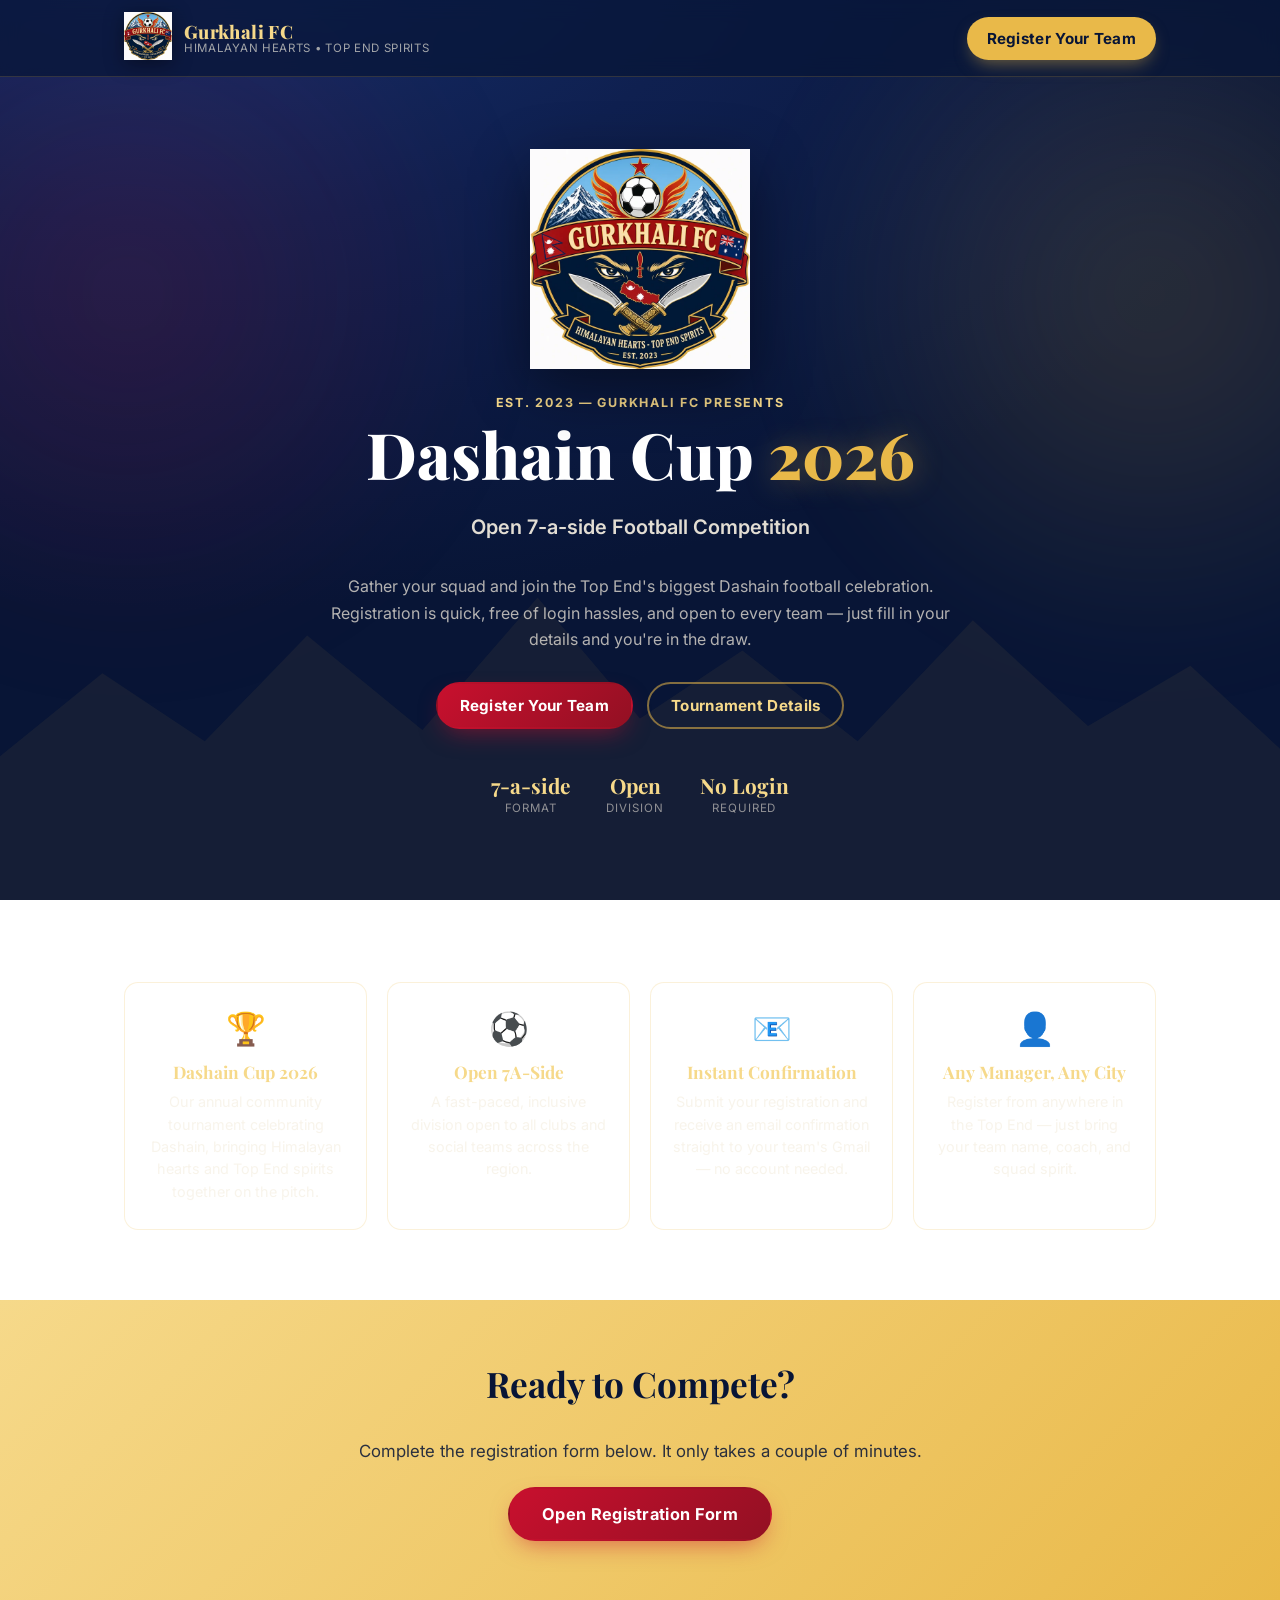
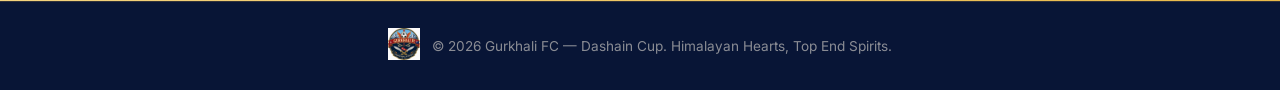
<file: index.html>
<!DOCTYPE html>
<html lang="en">
<head>
<meta charset="UTF-8" />
<meta name="viewport" content="width=device-width, initial-scale=1.0" />
<title>Gurkhali FC | Dashain Cup 2026 — Team Registration</title>
<meta name="description" content="Register your team for the Gurkhali FC Dashain Cup 2026 — open 7-a-side football competition. No login required." />
<link rel="icon" type="image/webp" href="assets/img/logo.webp" />
<link rel="preconnect" href="https://fonts.googleapis.com" />
<link rel="preconnect" href="https://fonts.gstatic.com" crossorigin />
<link href="https://fonts.googleapis.com/css2?family=Playfair+Display:wght@600;700;800&family=Inter:wght@400;500;600;700&display=swap" rel="stylesheet" />
<link rel="stylesheet" href="assets/css/style.css" />
</head>
<body>

  <div class="bg-decor" aria-hidden="true">
    <div class="bg-flag bg-flag--left"></div>
    <div class="bg-flag bg-flag--right"></div>
    <div class="bg-peaks"></div>
  </div>

  <header class="site-header">
    <div class="container header-inner">
      <div class="brand">
        <picture>
          <source srcset="assets/img/logo.webp" type="image/webp" />
          <img src="assets/img/logo.png" alt="Gurkhali FC Crest" class="brand-logo" width="56" height="56" />
        </picture>
        <div class="brand-text">
          <span class="brand-name">Gurkhali FC</span>
          <span class="brand-tag">Himalayan Hearts &bull; Top End Spirits</span>
        </div>
      </div>
      <a href="#register" class="btn btn-header">Register Your Team</a>
    </div>
  </header>

  <main>
    <section class="hero">
      <div class="container hero-inner">
        <picture class="hero-crest">
          <source srcset="assets/img/logo.webp" type="image/webp" />
          <img src="assets/img/logo.png" alt="Gurkhali FC Crest" width="220" height="220" />
        </picture>
        <p class="hero-eyebrow">Est. 2023 &mdash; Gurkhali FC Presents</p>
        <h1 class="hero-title">Dashain Cup <span>2026</span></h1>
        <p class="hero-subtitle">Open 7-a-side Football Competition</p>
        <p class="hero-desc">
          Gather your squad and join the Top End's biggest Dashain football celebration.
          Registration is quick, free of login hassles, and open to every team &mdash;
          just fill in your details and you're in the draw.
        </p>
        <div class="hero-actions">
          <a href="#register" class="btn btn-primary">Register Your Team</a>
          <a href="#details" class="btn btn-ghost">Tournament Details</a>
        </div>
        <ul class="hero-stats">
          <li><strong>7-a-side</strong><span>Format</span></li>
          <li><strong>Open</strong><span>Division</span></li>
          <li><strong>No Login</strong><span>Required</span></li>
        </ul>
      </div>
    </section>

    <section id="details" class="details">
      <div class="container">
        <h2 class="section-title">Tournament Details</h2>
        <div class="details-grid">
          <div class="detail-card">
            <div class="detail-icon">&#127942;</div>
            <h3>Dashain Cup 2026</h3>
            <p>Our annual community tournament celebrating Dashain, bringing Himalayan hearts and Top End spirits together on the pitch.</p>
          </div>
          <div class="detail-card">
            <div class="detail-icon">&#9917;</div>
            <h3>Open 7A-Side</h3>
            <p>A fast-paced, inclusive division open to all clubs and social teams across the region.</p>
          </div>
          <div class="detail-card">
            <div class="detail-icon">&#128231;</div>
            <h3>Instant Confirmation</h3>
            <p>Submit your registration and receive an email confirmation straight to your team's Gmail &mdash; no account needed.</p>
          </div>
          <div class="detail-card">
            <div class="detail-icon">&#128100;</div>
            <h3>Any Manager, Any City</h3>
            <p>Register from anywhere in the Top End &mdash; just bring your team name, coach, and squad spirit.</p>
          </div>
        </div>
      </div>
    </section>

    <section id="register" class="register-cta">
      <div class="container register-cta-inner">
        <h2 class="section-title section-title--light">Ready to Compete?</h2>
        <p>Complete the registration form below. It only takes a couple of minutes.</p>
        <button class="btn btn-primary btn-lg" id="openFormBtn" type="button">Open Registration Form</button>
      </div>
    </section>
  </main>

  <footer class="site-footer">
    <div class="container footer-inner">
      <picture>
        <source srcset="assets/img/logo.webp" type="image/webp" />
        <img src="assets/img/logo.png" alt="Gurkhali FC Crest" class="footer-logo" width="40" height="40" />
      </picture>
      <p>&copy; <span id="year"></span> Gurkhali FC &mdash; Dashain Cup. Himalayan Hearts, Top End Spirits.</p>
    </div>
  </footer>

  <!-- Registration Modal -->
  <div class="modal-overlay" id="modalOverlay" aria-hidden="true">
    <div class="modal" role="dialog" aria-modal="true" aria-labelledby="modalTitle">
      <button class="modal-close" id="modalClose" type="button" aria-label="Close registration form">&times;</button>

      <div class="modal-scroll">
        <div class="modal-header">
          <h2 id="modalTitle">Register Your Team</h2>
          <p>Complete every field below. Use a Gmail address so we can send your confirmation.</p>
        </div>

        <form id="registrationForm" class="reg-form" novalidate>

          <div class="field-row field-row--fixed">
            <div class="field fixed-field">
              <label>Tournament</label>
              <div class="fixed-value">Dashain Cup 2026</div>
            </div>
            <div class="field fixed-field">
              <label>Division</label>
              <div class="fixed-value">Open 7A-side football competition</div>
            </div>
          </div>

          <div class="field">
            <label for="teamName">Team Name <span class="req">*</span></label>
            <input type="text" id="teamName" name="teamName" placeholder="Your team's name" required />
          </div>

          <div class="field-row">
            <div class="field">
              <label for="managerName">Manager / Coach Name <span class="req">*</span></label>
              <input type="text" id="managerName" name="managerName" placeholder="Full name" required />
            </div>
            <div class="field">
              <label for="homeCity">Home City / Suburb <span class="req">*</span></label>
              <input type="text" id="homeCity" name="homeCity" placeholder="e.g. Darwin" required />
            </div>
          </div>

          <div class="field-row">
            <div class="field">
              <label for="phone">Phone <span class="req">*</span></label>
              <input type="tel" id="phone" name="phone" placeholder="e.g. 0400 000 000" required />
            </div>
            <div class="field">
              <label for="gmail">Gmail <span class="req">*</span></label>
              <input type="email" id="gmail" name="gmail" placeholder="yourteam@gmail.com" required
                pattern="^[a-zA-Z0-9._%+\-]+@gmail\.com$"
                title="Please enter a valid Gmail address (must end with @gmail.com)" />
            </div>
          </div>

          <div class="field">
            <label for="squadSize">Number of Players</label>
            <select id="squadSize" name="squadSize">
              <option value="">Select squad size</option>
              <option value="7-9">7 &ndash; 9 players</option>
              <option value="10-12">10 &ndash; 12 players</option>
              <option value="13-15">13 &ndash; 15 players</option>
              <option value="16+">16+ players</option>
            </select>
          </div>

          <div class="field">
            <label for="experience">Previous Tournament Experience <span class="req">*</span></label>
            <textarea id="experience" name="experience" rows="3" placeholder="List previous tournaments or write N/A" required></textarea>
          </div>

          <div class="field">
            <label for="notes">Notes <span class="req">*</span></label>
            <textarea id="notes" name="notes" rows="3" placeholder="Anything else we should know? Write N/A if none" required></textarea>
          </div>

          <label class="checkbox-field">
            <input type="checkbox" id="agree" name="agree" required />
            <span>I confirm the details above are accurate and I agree to the tournament rules and code of conduct. <span class="req">*</span></span>
          </label>

          <div class="form-status" id="formStatus" role="status" aria-live="polite"></div>

          <div class="form-actions">
            <button type="submit" class="btn btn-primary btn-lg" id="submitBtn">
              <span class="btn-label">Submit Registration</span>
              <span class="btn-spinner" aria-hidden="true"></span>
            </button>
          </div>
        </form>
      </div>
    </div>
  </div>

  <script src="assets/js/script.js"></script>
</body>
</html>
</file>
<file: assets/css/style.css>
/* =====================================================
   Gurkhali FC — Dashain Cup 2026 Team Registration
   Theme colors pulled from the club crest:
     --navy   : shield background / eyes panel
     --navy-2 : deeper navy for gradients
     --red    : ribbon banner / Nepal flag red
     --gold   : crest trim, ribbon text, khukuri hilts
     --cream  : form paper background
   ===================================================== */

:root {
  --navy: #0f2050;
  --navy-2: #081536;
  --navy-3: #16306e;
  --red: #c8102e;
  --red-dark: #931023;
  --gold: #e9b949;
  --gold-light: #f6d98a;
  --cream: #f5efe1;
  --cream-2: #ece3cf;
  --ink: #241c10;
  --muted: #6b6250;
  --success: #1f7a4d;
  --error: #b3261e;
  --radius: 14px;
  --shadow-lg: 0 30px 60px -20px rgba(4, 10, 30, 0.55);
  --shadow-md: 0 12px 30px -10px rgba(4, 10, 30, 0.35);
  font-size: 16px;
}

* {
  box-sizing: border-box;
}

html, body {
  margin: 0;
  padding: 0;
}

body {
  font-family: "Inter", system-ui, -apple-system, Segoe UI, Roboto, sans-serif;
  color: var(--ink);
  background: radial-gradient(1200px 700px at 15% -10%, var(--navy-3) 0%, var(--navy) 45%, var(--navy-2) 100%);
  background-attachment: fixed;
  min-height: 100vh;
  position: relative;
  overflow-x: hidden;
}

h1, h2, h3 {
  font-family: "Playfair Display", Georgia, serif;
  margin: 0;
}

a { color: inherit; }

.container {
  width: 100%;
  max-width: 1080px;
  margin: 0 auto;
  padding: 0 24px;
}

/* ---------- Decorative background (plain but themed) ---------- */

.bg-decor {
  position: fixed;
  inset: 0;
  z-index: 0;
  pointer-events: none;
  overflow: hidden;
}

.bg-peaks {
  position: absolute;
  left: 0;
  right: 0;
  bottom: 0;
  height: 42vh;
  background:
    linear-gradient(180deg, rgba(8, 21, 54, 0) 0%, rgba(8, 21, 54, 0.65) 100%),
    polygon-gradient;
  clip-path: polygon(0% 100%, 0% 62%, 8% 40%, 16% 58%, 24% 30%, 33% 55%, 42% 20%, 50% 52%, 58% 34%, 67% 58%, 76% 26%, 85% 54%, 93% 38%, 100% 60%, 100% 100%);
  background-color: rgba(233, 185, 73, 0.06);
  border-top: 1px solid rgba(233, 185, 73, 0.08);
}

.bg-flag {
  position: absolute;
  top: -10%;
  width: 60vmax;
  height: 60vmax;
  border-radius: 50%;
  filter: blur(60px);
  opacity: 0.16;
}

.bg-flag--left {
  left: -20vmax;
  background: radial-gradient(circle, var(--red) 0%, transparent 70%);
}

.bg-flag--right {
  right: -20vmax;
  background: radial-gradient(circle, var(--gold) 0%, transparent 70%);
}

/* ---------- Buttons ---------- */

.btn {
  display: inline-flex;
  align-items: center;
  justify-content: center;
  gap: 8px;
  font-family: "Inter", sans-serif;
  font-weight: 700;
  font-size: 0.95rem;
  letter-spacing: 0.02em;
  padding: 12px 22px;
  border-radius: 999px;
  border: 2px solid transparent;
  cursor: pointer;
  text-decoration: none;
  transition: transform 0.15s ease, box-shadow 0.15s ease, background 0.15s ease, color 0.15s ease;
  white-space: nowrap;
}

.btn:active {
  transform: translateY(1px) scale(0.99);
}

.btn-primary {
  background: linear-gradient(135deg, var(--red) 0%, var(--red-dark) 100%);
  color: #fff;
  box-shadow: 0 10px 24px -8px rgba(200, 16, 46, 0.55);
}

.btn-primary:hover {
  box-shadow: 0 14px 28px -6px rgba(200, 16, 46, 0.65);
  transform: translateY(-1px);
}

.btn-ghost {
  background: transparent;
  border-color: rgba(233, 185, 73, 0.55);
  color: var(--gold-light);
}

.btn-ghost:hover {
  background: rgba(233, 185, 73, 0.1);
}

.btn-header {
  background: var(--gold);
  color: var(--navy-2);
  padding: 10px 18px;
  box-shadow: 0 8px 18px -6px rgba(233, 185, 73, 0.5);
}

.btn-header:hover {
  background: var(--gold-light);
}

.btn-lg {
  padding: 15px 32px;
  font-size: 1.02rem;
}

/* ---------- Header ---------- */

.site-header {
  position: sticky;
  top: 0;
  z-index: 40;
  backdrop-filter: blur(10px);
  background: rgba(8, 21, 54, 0.72);
  border-bottom: 1px solid rgba(233, 185, 73, 0.18);
}

.header-inner {
  display: flex;
  align-items: center;
  justify-content: space-between;
  padding: 12px 24px;
}

.brand {
  display: flex;
  align-items: center;
  gap: 12px;
}

.brand-logo {
  width: 48px;
  height: 48px;
  object-fit: contain;
  filter: drop-shadow(0 4px 10px rgba(0, 0, 0, 0.4));
}

.brand-text {
  display: flex;
  flex-direction: column;
  line-height: 1.15;
}

.brand-name {
  font-family: "Playfair Display", serif;
  font-weight: 800;
  color: var(--gold-light);
  font-size: 1.15rem;
  letter-spacing: 0.02em;
}

.brand-tag {
  font-size: 0.72rem;
  color: rgba(245, 239, 225, 0.65);
  text-transform: uppercase;
  letter-spacing: 0.06em;
}

/* ---------- Hero ---------- */

.hero {
  position: relative;
  z-index: 1;
  padding: 72px 0 56px;
  text-align: center;
}

.hero-inner {
  display: flex;
  flex-direction: column;
  align-items: center;
}

.hero-crest {
  display: block;
  margin-bottom: 22px;
}

.hero-crest img {
  filter: drop-shadow(0 18px 30px rgba(0, 0, 0, 0.45));
  animation: crest-float 6s ease-in-out infinite;
}

@keyframes crest-float {
  0%, 100% { transform: translateY(0); }
  50% { transform: translateY(-8px); }
}

.hero-eyebrow {
  color: var(--gold-light);
  text-transform: uppercase;
  letter-spacing: 0.14em;
  font-size: 0.78rem;
  font-weight: 700;
  margin: 0 0 10px;
}

.hero-title {
  color: #fff;
  font-size: clamp(2.4rem, 6vw, 4rem);
  font-weight: 800;
  line-height: 1.05;
  margin-bottom: 8px;
}

.hero-title span {
  color: var(--gold);
  text-shadow: 0 0 30px rgba(233, 185, 73, 0.4);
}

.hero-subtitle {
  font-size: 1.25rem;
  font-weight: 600;
  color: rgba(245, 239, 225, 0.92);
  margin-bottom: 18px;
}

.hero-desc {
  max-width: 620px;
  color: rgba(245, 239, 225, 0.72);
  line-height: 1.65;
  margin-bottom: 30px;
}

.hero-actions {
  display: flex;
  gap: 14px;
  flex-wrap: wrap;
  justify-content: center;
  margin-bottom: 42px;
}

.hero-stats {
  display: flex;
  gap: 36px;
  list-style: none;
  padding: 0;
  margin: 0;
  flex-wrap: wrap;
  justify-content: center;
}

.hero-stats li {
  display: flex;
  flex-direction: column;
  align-items: center;
  gap: 2px;
}

.hero-stats strong {
  color: var(--gold-light);
  font-size: 1.3rem;
  font-family: "Playfair Display", serif;
}

.hero-stats span {
  color: rgba(245, 239, 225, 0.55);
  font-size: 0.72rem;
  text-transform: uppercase;
  letter-spacing: 0.08em;
}

/* ---------- Details ---------- */

.details {
  position: relative;
  z-index: 1;
  padding: 30px 0 70px;
}

.section-title {
  text-align: center;
  color: #fff;
  font-size: clamp(1.6rem, 3.4vw, 2.2rem);
  margin-bottom: 34px;
}

.section-title--light {
  color: var(--navy-2);
}

.details-grid {
  display: grid;
  grid-template-columns: repeat(auto-fit, minmax(220px, 1fr));
  gap: 20px;
}

.detail-card {
  background: rgba(255, 255, 255, 0.05);
  border: 1px solid rgba(233, 185, 73, 0.2);
  border-radius: var(--radius);
  padding: 26px 22px;
  text-align: center;
  backdrop-filter: blur(6px);
  transition: transform 0.2s ease, border-color 0.2s ease, background 0.2s ease;
}

.detail-card:hover {
  transform: translateY(-4px);
  border-color: rgba(233, 185, 73, 0.5);
  background: rgba(255, 255, 255, 0.08);
}

.detail-icon {
  font-size: 2rem;
  margin-bottom: 12px;
}

.detail-card h3 {
  color: var(--gold-light);
  font-size: 1.08rem;
  margin-bottom: 8px;
}

.detail-card p {
  color: rgba(245, 239, 225, 0.68);
  font-size: 0.9rem;
  line-height: 1.55;
  margin: 0;
}

/* ---------- Register CTA ---------- */

.register-cta {
  position: relative;
  z-index: 1;
  background: linear-gradient(135deg, var(--gold-light) 0%, var(--gold) 100%);
  padding: 60px 0;
}

.register-cta-inner {
  text-align: center;
}

.register-cta p {
  color: var(--navy-2);
  opacity: 0.85;
  margin: 10px 0 26px;
  font-size: 1.05rem;
}

/* ---------- Footer ---------- */

.site-footer {
  position: relative;
  z-index: 1;
  background: var(--navy-2);
  border-top: 1px solid rgba(233, 185, 73, 0.18);
  padding: 26px 0;
}

.footer-inner {
  display: flex;
  align-items: center;
  gap: 12px;
  justify-content: center;
  flex-wrap: wrap;
}

.footer-logo {
  width: 32px;
  height: 32px;
  object-fit: contain;
}

.footer-inner p {
  color: rgba(245, 239, 225, 0.55);
  font-size: 0.85rem;
  margin: 0;
}

/* ---------- Modal ---------- */

.modal-overlay {
  position: fixed;
  inset: 0;
  background: rgba(8, 15, 35, 0.72);
  backdrop-filter: blur(4px);
  display: flex;
  align-items: center;
  justify-content: center;
  padding: 24px;
  z-index: 100;
  opacity: 0;
  visibility: hidden;
  transition: opacity 0.2s ease, visibility 0.2s ease;
}

.modal-overlay.is-open {
  opacity: 1;
  visibility: visible;
}

.modal {
  background: var(--cream);
  color: var(--ink);
  border-radius: 20px;
  border: 3px solid var(--gold);
  width: 100%;
  max-width: 640px;
  max-height: 88vh;
  box-shadow: var(--shadow-lg);
  position: relative;
  transform: translateY(24px) scale(0.98);
  opacity: 0;
  transition: transform 0.25s ease, opacity 0.25s ease;
  display: flex;
  flex-direction: column;
}

.modal-overlay.is-open .modal {
  transform: translateY(0) scale(1);
  opacity: 1;
}

.modal-scroll {
  overflow-y: auto;
  padding: 34px 32px 32px;
}

.modal-close {
  position: absolute;
  top: 14px;
  right: 16px;
  background: rgba(15, 32, 80, 0.06);
  border: none;
  font-size: 1.6rem;
  line-height: 1;
  color: var(--navy);
  width: 38px;
  height: 38px;
  border-radius: 50%;
  cursor: pointer;
  z-index: 5;
  transition: background 0.15s ease;
}

.modal-close:hover {
  background: rgba(200, 16, 46, 0.12);
  color: var(--red);
}

.modal-header h2 {
  font-size: 1.6rem;
  color: var(--navy);
  margin-bottom: 6px;
}

.modal-header p {
  color: var(--muted);
  font-size: 0.92rem;
  margin: 0 0 26px;
}

/* ---------- Form ---------- */

.reg-form {
  display: flex;
  flex-direction: column;
  gap: 18px;
}

.field-row {
  display: grid;
  grid-template-columns: 1fr 1fr;
  gap: 16px;
}

.field {
  display: flex;
  flex-direction: column;
  gap: 6px;
}

.field label {
  font-size: 0.72rem;
  font-weight: 700;
  text-transform: uppercase;
  letter-spacing: 0.05em;
  color: var(--muted);
}

.req {
  color: var(--red);
}

.field input,
.field select,
.field textarea {
  font-family: "Inter", sans-serif;
  font-size: 0.98rem;
  padding: 12px 14px;
  border: 1.5px solid var(--cream-2);
  border-radius: 10px;
  background: #fff;
  color: var(--ink);
  outline: none;
  transition: border-color 0.15s ease, box-shadow 0.15s ease;
  resize: vertical;
}

.field input::placeholder,
.field textarea::placeholder {
  color: #a79f8c;
}

.field input:focus,
.field select:focus,
.field textarea:focus {
  border-color: var(--gold);
  box-shadow: 0 0 0 4px rgba(233, 185, 73, 0.2);
}

.field input:invalid.touched,
.field textarea:invalid.touched,
.field select:invalid.touched {
  border-color: var(--error);
}

.fixed-field .fixed-value {
  background: rgba(15, 32, 80, 0.06);
  border: 1.5px dashed rgba(15, 32, 80, 0.25);
  border-radius: 10px;
  padding: 12px 14px;
  font-weight: 700;
  color: var(--navy);
  font-size: 0.95rem;
}

.checkbox-field {
  display: flex;
  align-items: flex-start;
  gap: 10px;
  font-size: 0.85rem;
  color: var(--muted);
  line-height: 1.4;
  cursor: pointer;
}

.checkbox-field input {
  margin-top: 3px;
  width: 18px;
  height: 18px;
  accent-color: var(--red);
  flex-shrink: 0;
}

.form-status {
  min-height: 20px;
  font-size: 0.9rem;
  font-weight: 600;
  padding: 0 2px;
}

.form-status.success { color: var(--success); }
.form-status.error { color: var(--error); }
.form-status.info { color: var(--navy); }

.form-actions {
  display: flex;
  justify-content: flex-end;
  margin-top: 4px;
}

#submitBtn {
  min-width: 210px;
  position: relative;
}

#submitBtn.is-loading .btn-label {
  visibility: hidden;
}

.btn-spinner {
  display: none;
  position: absolute;
  left: 50%;
  top: 50%;
  width: 20px;
  height: 20px;
  margin: -10px 0 0 -10px;
  border: 2.5px solid rgba(255, 255, 255, 0.4);
  border-top-color: #fff;
  border-radius: 50%;
  animation: spin 0.7s linear infinite;
}

#submitBtn.is-loading .btn-spinner {
  display: block;
}

@keyframes spin {
  to { transform: rotate(360deg); }
}

/* ---------- Responsive ---------- */

@media (max-width: 640px) {
  .field-row {
    grid-template-columns: 1fr;
  }

  .modal-scroll {
    padding: 28px 20px 24px;
  }

  .header-inner {
    padding: 10px 16px;
  }

  .brand-tag {
    display: none;
  }

  .hero {
    padding: 56px 0 40px;
  }
}
</file>
